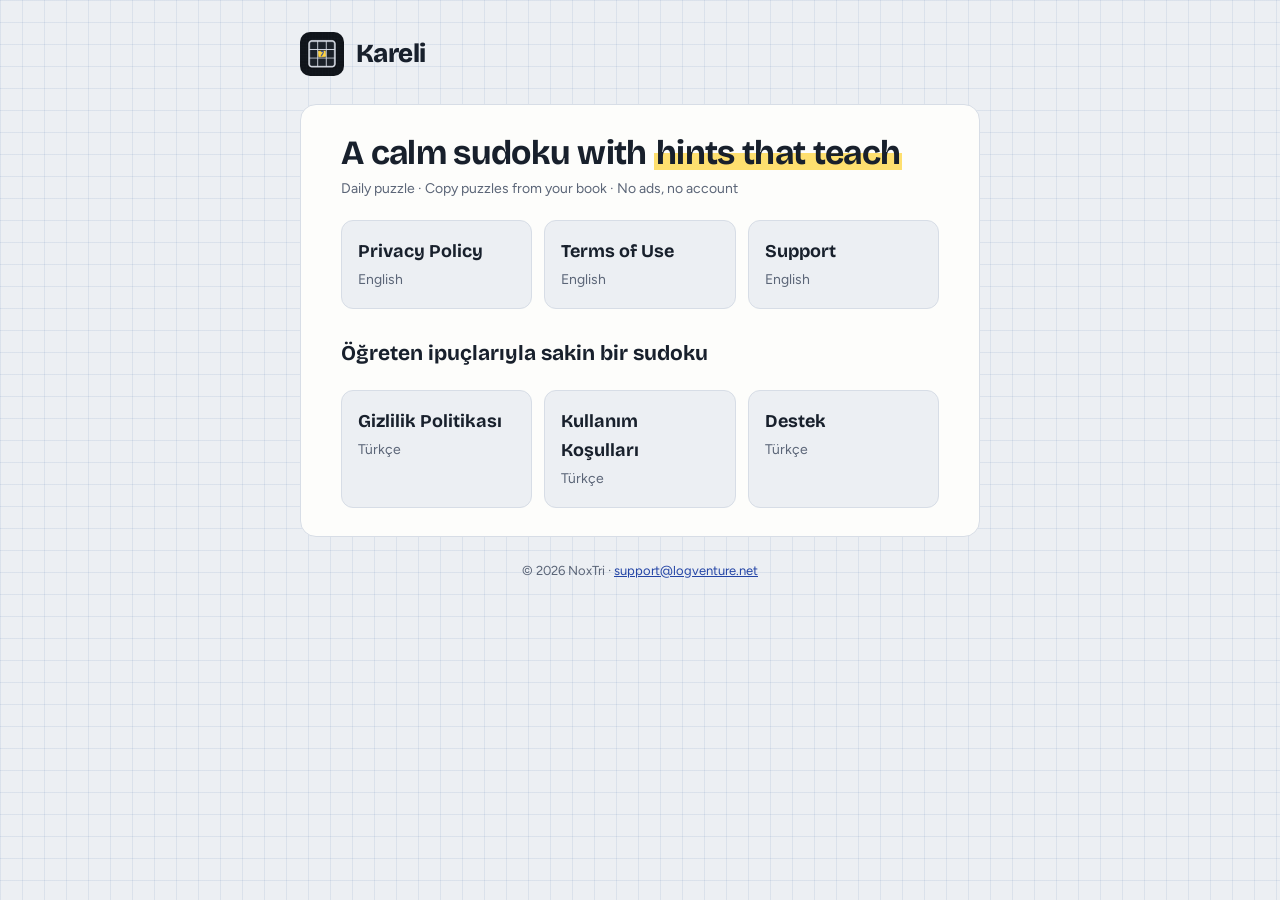
<file: index.html>
<!doctype html>
<html lang="en">
<head>
<meta charset="utf-8">
<meta name="viewport" content="width=device-width, initial-scale=1">
<title>Kareli Sudoku</title>
<meta name="description" content="A calm sudoku with hints that teach the technique. No ads, no account.">
<link rel="icon" href="icon.png">
<link rel="preconnect" href="https://fonts.googleapis.com">
<link rel="preconnect" href="https://fonts.gstatic.com" crossorigin>
<link rel="stylesheet" href="https://fonts.googleapis.com/css2?family=Bricolage+Grotesque:opsz,wght@12..96,700..800&family=Figtree:wght@400..700&display=swap">
<link rel="stylesheet" href="style.css">
</head>
<body>
<div class="wrap">
  <header>
    <a class="brand" href="./"><img src="icon.png" alt=""><b>Kareli</b></a>
  </header>
  <main>
    <h1>A calm sudoku with <mark>hints that teach</mark></h1>
    <p class="meta">Daily puzzle · Copy puzzles from your book · No ads, no account</p>
    <div class="cards">
      <a href="en/privacy.html"><b>Privacy Policy</b><span>English</span></a>
      <a href="en/terms.html"><b>Terms of Use</b><span>English</span></a>
      <a href="en/support.html"><b>Support</b><span>English</span></a>
    </div>
    <h2 lang="tr">Öğreten ipuçlarıyla sakin bir sudoku</h2>
    <div class="cards" lang="tr">
      <a href="tr/privacy.html"><b>Gizlilik Politikası</b><span>Türkçe</span></a>
      <a href="tr/terms.html"><b>Kullanım Koşulları</b><span>Türkçe</span></a>
      <a href="tr/support.html"><b>Destek</b><span>Türkçe</span></a>
    </div>
  </main>
  <footer>© 2026 NoxTri · <a href="mailto:support@logventure.net">support@logventure.net</a></footer>
</div>
</body>
</html>
</file>
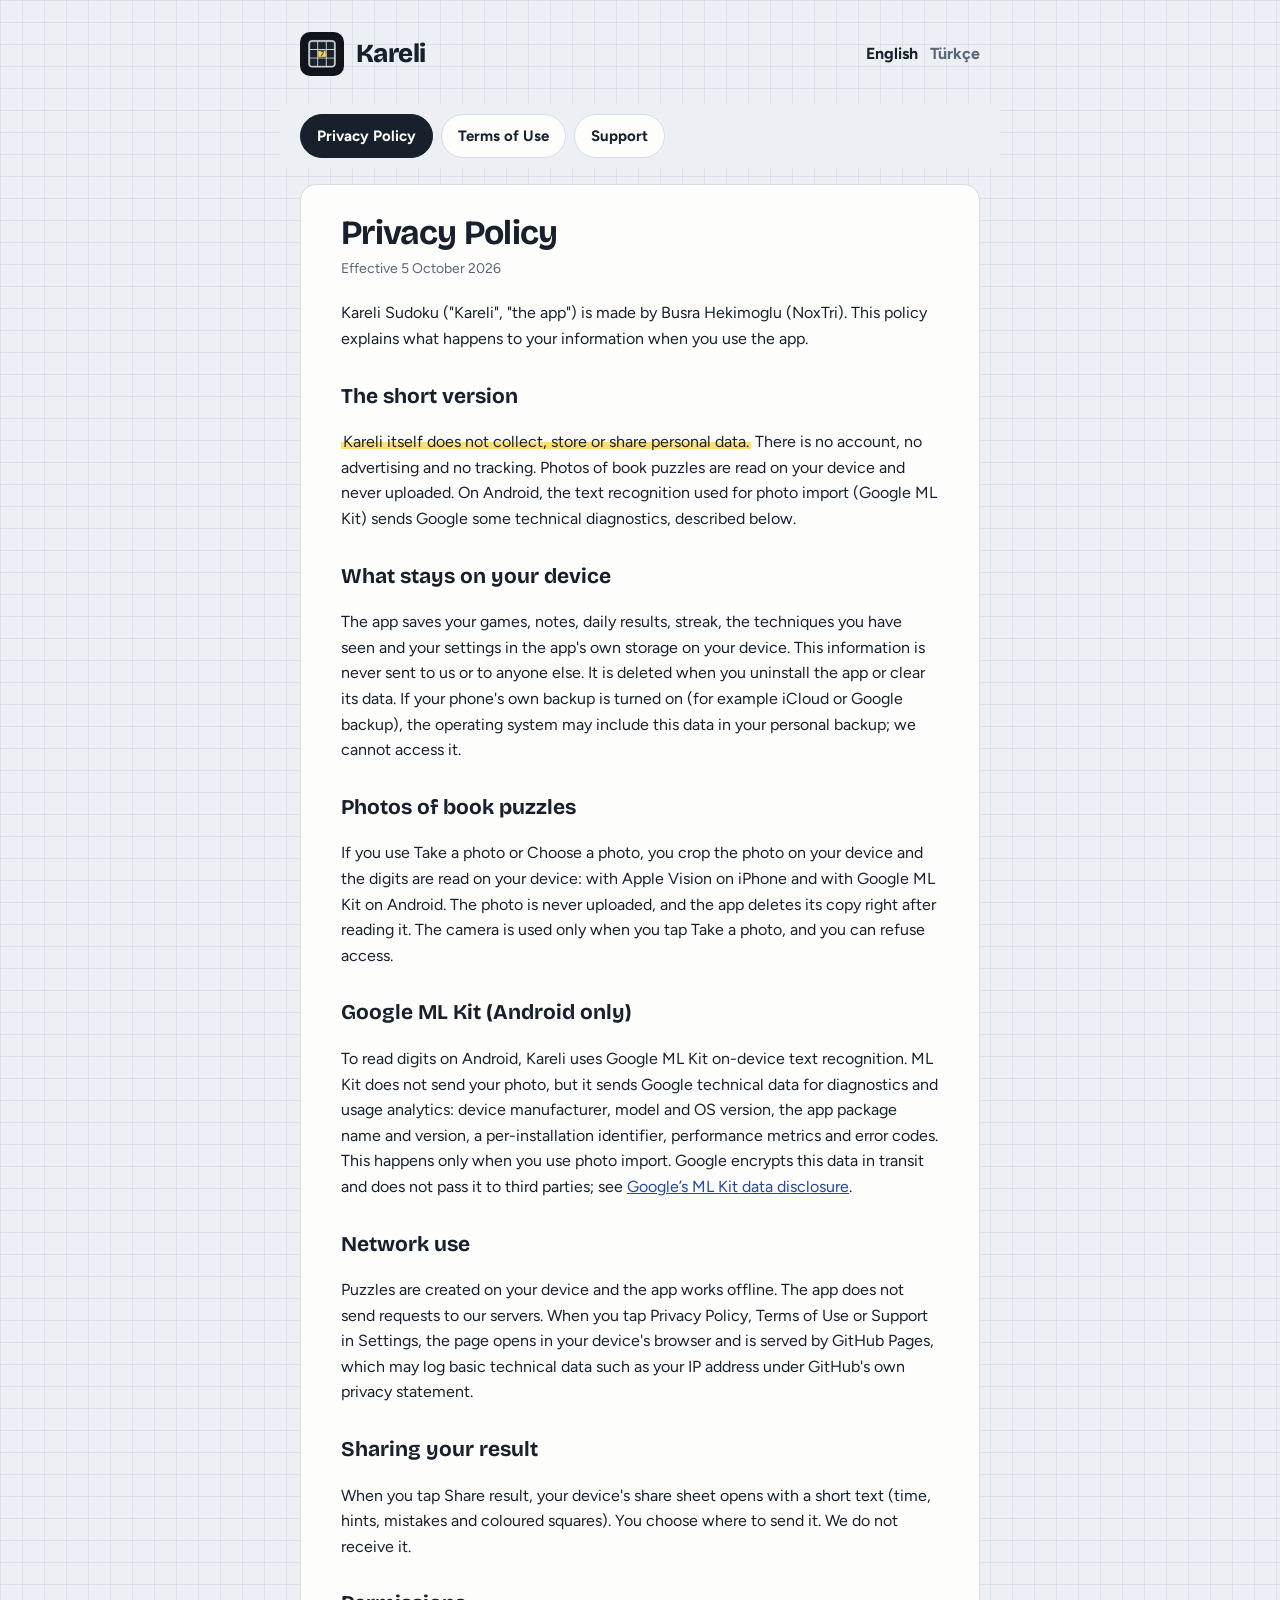
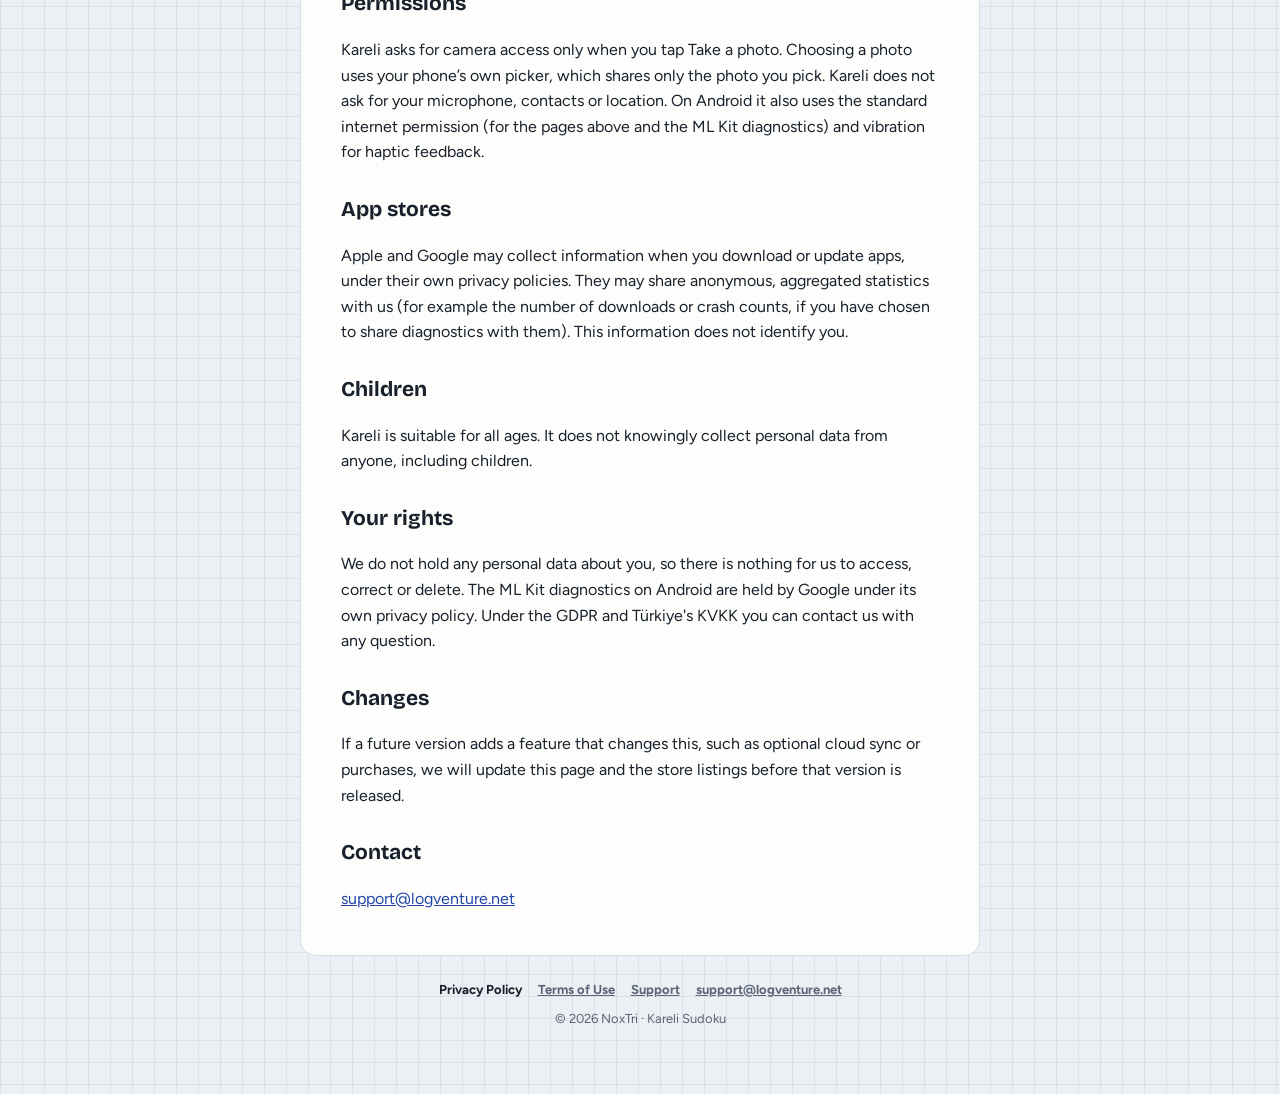
<file: en/privacy.html>
<!doctype html>
<html lang="en">
<head>
<meta charset="utf-8">
<meta name="viewport" content="width=device-width, initial-scale=1">
<title>Privacy Policy · Kareli Sudoku</title>
<link rel="icon" href="../icon.png">
<link rel="preconnect" href="https://fonts.googleapis.com">
<link rel="preconnect" href="https://fonts.gstatic.com" crossorigin>
<link rel="stylesheet" href="https://fonts.googleapis.com/css2?family=Bricolage+Grotesque:opsz,wght@12..96,700..800&family=Figtree:wght@400..700&display=swap">
<link rel="stylesheet" href="../style.css">
</head>
<body>
<div class="wrap">
  <header>
    <a class="brand" href="../"><img src="../icon.png" alt=""><b>Kareli</b></a>
    <nav class="lang"><a href="../en/privacy.html" aria-current="page">English</a><a href="../tr/privacy.html">Türkçe</a></nav>
  </header>
  <nav class="pages" aria-label="Pages"><a href="privacy.html" aria-current="page">Privacy Policy</a><a href="terms.html">Terms of Use</a><a href="support.html">Support</a></nav>
  <main>
<h1>Privacy Policy</h1>
<p class="meta">Effective 5 October 2026</p>
<p>Kareli Sudoku ("Kareli", "the app") is made by Busra Hekimoglu (NoxTri). This policy explains what happens to your information when you use the app.</p>
<h2>The short version</h2>
<p><mark>Kareli itself does not collect, store or share personal data.</mark> There is no account, no advertising and no tracking. Photos of book puzzles are read on your device and never uploaded. On Android, the text recognition used for photo import (Google ML Kit) sends Google some technical diagnostics, described below.</p>
<h2>What stays on your device</h2>
<p>The app saves your games, notes, daily results, streak, the techniques you have seen and your settings in the app's own storage on your device. This information is never sent to us or to anyone else. It is deleted when you uninstall the app or clear its data. If your phone's own backup is turned on (for example iCloud or Google backup), the operating system may include this data in your personal backup; we cannot access it.</p>
<h2>Photos of book puzzles</h2>
<p>If you use Take a photo or Choose a photo, you crop the photo on your device and the digits are read on your device: with Apple Vision on iPhone and with Google ML Kit on Android. The photo is never uploaded, and the app deletes its copy right after reading it. The camera is used only when you tap Take a photo, and you can refuse access.</p>
<h2>Google ML Kit (Android only)</h2>
<p>To read digits on Android, Kareli uses Google ML Kit on-device text recognition. ML Kit does not send your photo, but it sends Google technical data for diagnostics and usage analytics: device manufacturer, model and OS version, the app package name and version, a per-installation identifier, performance metrics and error codes. This happens only when you use photo import. Google encrypts this data in transit and does not pass it to third parties; see <a href="https://developers.google.com/ml-kit/android-data-disclosure">Google’s ML Kit data disclosure</a>.</p>
<h2>Network use</h2>
<p>Puzzles are created on your device and the app works offline. The app does not send requests to our servers. When you tap Privacy Policy, Terms of Use or Support in Settings, the page opens in your device's browser and is served by GitHub Pages, which may log basic technical data such as your IP address under GitHub's own privacy statement.</p>
<h2>Sharing your result</h2>
<p>When you tap Share result, your device's share sheet opens with a short text (time, hints, mistakes and coloured squares). You choose where to send it. We do not receive it.</p>
<h2>Permissions</h2>
<p>Kareli asks for camera access only when you tap Take a photo. Choosing a photo uses your phone’s own picker, which shares only the photo you pick. Kareli does not ask for your microphone, contacts or location. On Android it also uses the standard internet permission (for the pages above and the ML Kit diagnostics) and vibration for haptic feedback.</p>
<h2>App stores</h2>
<p>Apple and Google may collect information when you download or update apps, under their own privacy policies. They may share anonymous, aggregated statistics with us (for example the number of downloads or crash counts, if you have chosen to share diagnostics with them). This information does not identify you.</p>
<h2>Children</h2>
<p>Kareli is suitable for all ages. It does not knowingly collect personal data from anyone, including children.</p>
<h2>Your rights</h2>
<p>We do not hold any personal data about you, so there is nothing for us to access, correct or delete. The ML Kit diagnostics on Android are held by Google under its own privacy policy. Under the GDPR and Türkiye's KVKK you can contact us with any question.</p>
<h2>Changes</h2>
<p>If a future version adds a feature that changes this, such as optional cloud sync or purchases, we will update this page and the store listings before that version is released.</p>
<h2>Contact</h2>
<p><a href="mailto:support@logventure.net">support@logventure.net</a></p>
  </main>
  <footer>
    <nav class="foot-links"><a href="privacy.html" aria-current="page">Privacy Policy</a><a href="terms.html">Terms of Use</a><a href="support.html">Support</a><a href="mailto:support@logventure.net">support@logventure.net</a></nav>
    © 2026 NoxTri · Kareli Sudoku
  </footer>
</div>
</body>
</html>
</file>
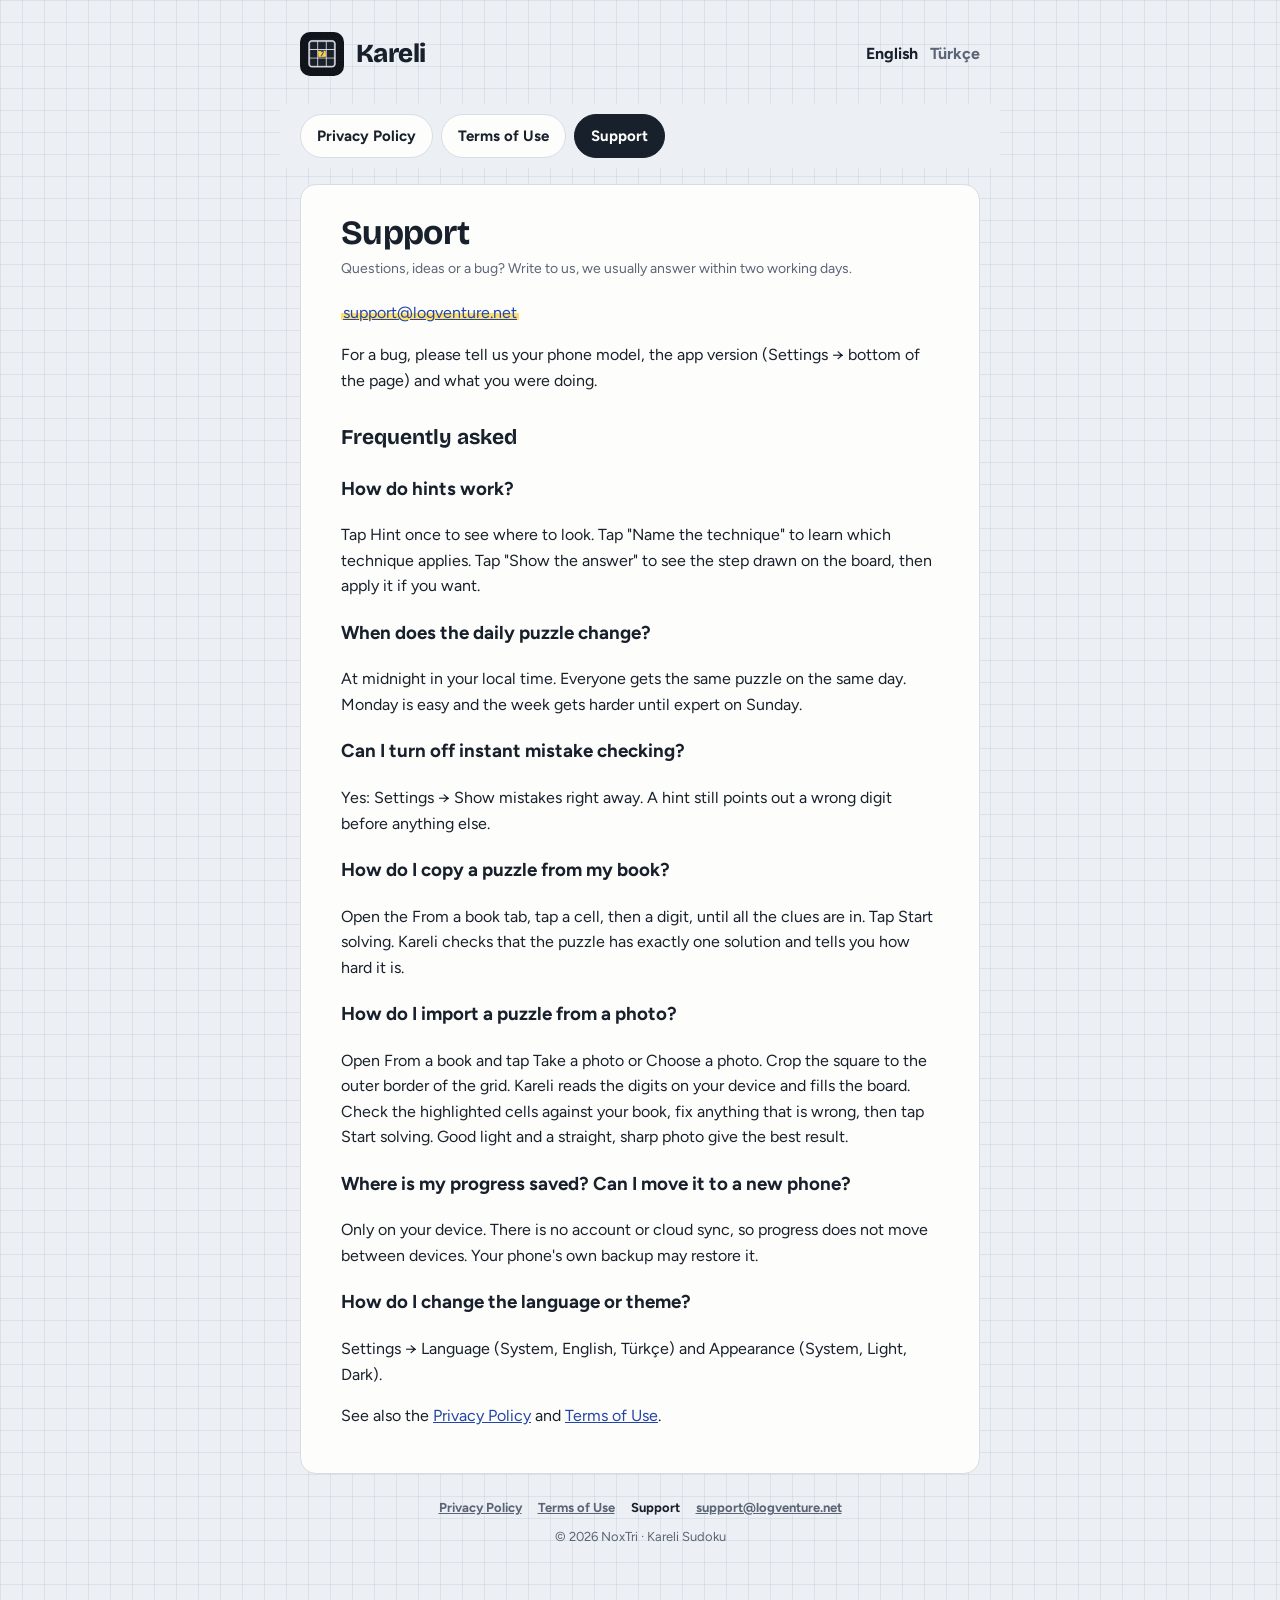
<file: en/support.html>
<!doctype html>
<html lang="en">
<head>
<meta charset="utf-8">
<meta name="viewport" content="width=device-width, initial-scale=1">
<title>Support · Kareli Sudoku</title>
<link rel="icon" href="../icon.png">
<link rel="preconnect" href="https://fonts.googleapis.com">
<link rel="preconnect" href="https://fonts.gstatic.com" crossorigin>
<link rel="stylesheet" href="https://fonts.googleapis.com/css2?family=Bricolage+Grotesque:opsz,wght@12..96,700..800&family=Figtree:wght@400..700&display=swap">
<link rel="stylesheet" href="../style.css">
</head>
<body>
<div class="wrap">
  <header>
    <a class="brand" href="../"><img src="../icon.png" alt=""><b>Kareli</b></a>
    <nav class="lang"><a href="../en/support.html" aria-current="page">English</a><a href="../tr/support.html">Türkçe</a></nav>
  </header>
  <nav class="pages" aria-label="Pages"><a href="privacy.html">Privacy Policy</a><a href="terms.html">Terms of Use</a><a href="support.html" aria-current="page">Support</a></nav>
  <main>
<h1>Support</h1>
<p class="meta">Questions, ideas or a bug? Write to us, we usually answer within two working days.</p>
<p><mark><a href="mailto:support@logventure.net">support@logventure.net</a></mark></p>
<p>For a bug, please tell us your phone model, the app version (Settings → bottom of the page) and what you were doing.</p>
<h2>Frequently asked</h2>
<h3>How do hints work?</h3>
<p>Tap Hint once to see where to look. Tap "Name the technique" to learn which technique applies. Tap "Show the answer" to see the step drawn on the board, then apply it if you want.</p>
<h3>When does the daily puzzle change?</h3>
<p>At midnight in your local time. Everyone gets the same puzzle on the same day. Monday is easy and the week gets harder until expert on Sunday.</p>
<h3>Can I turn off instant mistake checking?</h3>
<p>Yes: Settings → Show mistakes right away. A hint still points out a wrong digit before anything else.</p>
<h3>How do I copy a puzzle from my book?</h3>
<p>Open the From a book tab, tap a cell, then a digit, until all the clues are in. Tap Start solving. Kareli checks that the puzzle has exactly one solution and tells you how hard it is.</p>
<h3>How do I import a puzzle from a photo?</h3>
<p>Open From a book and tap Take a photo or Choose a photo. Crop the square to the outer border of the grid. Kareli reads the digits on your device and fills the board. Check the highlighted cells against your book, fix anything that is wrong, then tap Start solving. Good light and a straight, sharp photo give the best result.</p>
<h3>Where is my progress saved? Can I move it to a new phone?</h3>
<p>Only on your device. There is no account or cloud sync, so progress does not move between devices. Your phone's own backup may restore it.</p>
<h3>How do I change the language or theme?</h3>
<p>Settings → Language (System, English, Türkçe) and Appearance (System, Light, Dark).</p>
<p>See also the <a href="privacy.html">Privacy Policy</a> and <a href="terms.html">Terms of Use</a>.</p>
  </main>
  <footer>
    <nav class="foot-links"><a href="privacy.html">Privacy Policy</a><a href="terms.html">Terms of Use</a><a href="support.html" aria-current="page">Support</a><a href="mailto:support@logventure.net">support@logventure.net</a></nav>
    © 2026 NoxTri · Kareli Sudoku
  </footer>
</div>
</body>
</html>
</file>
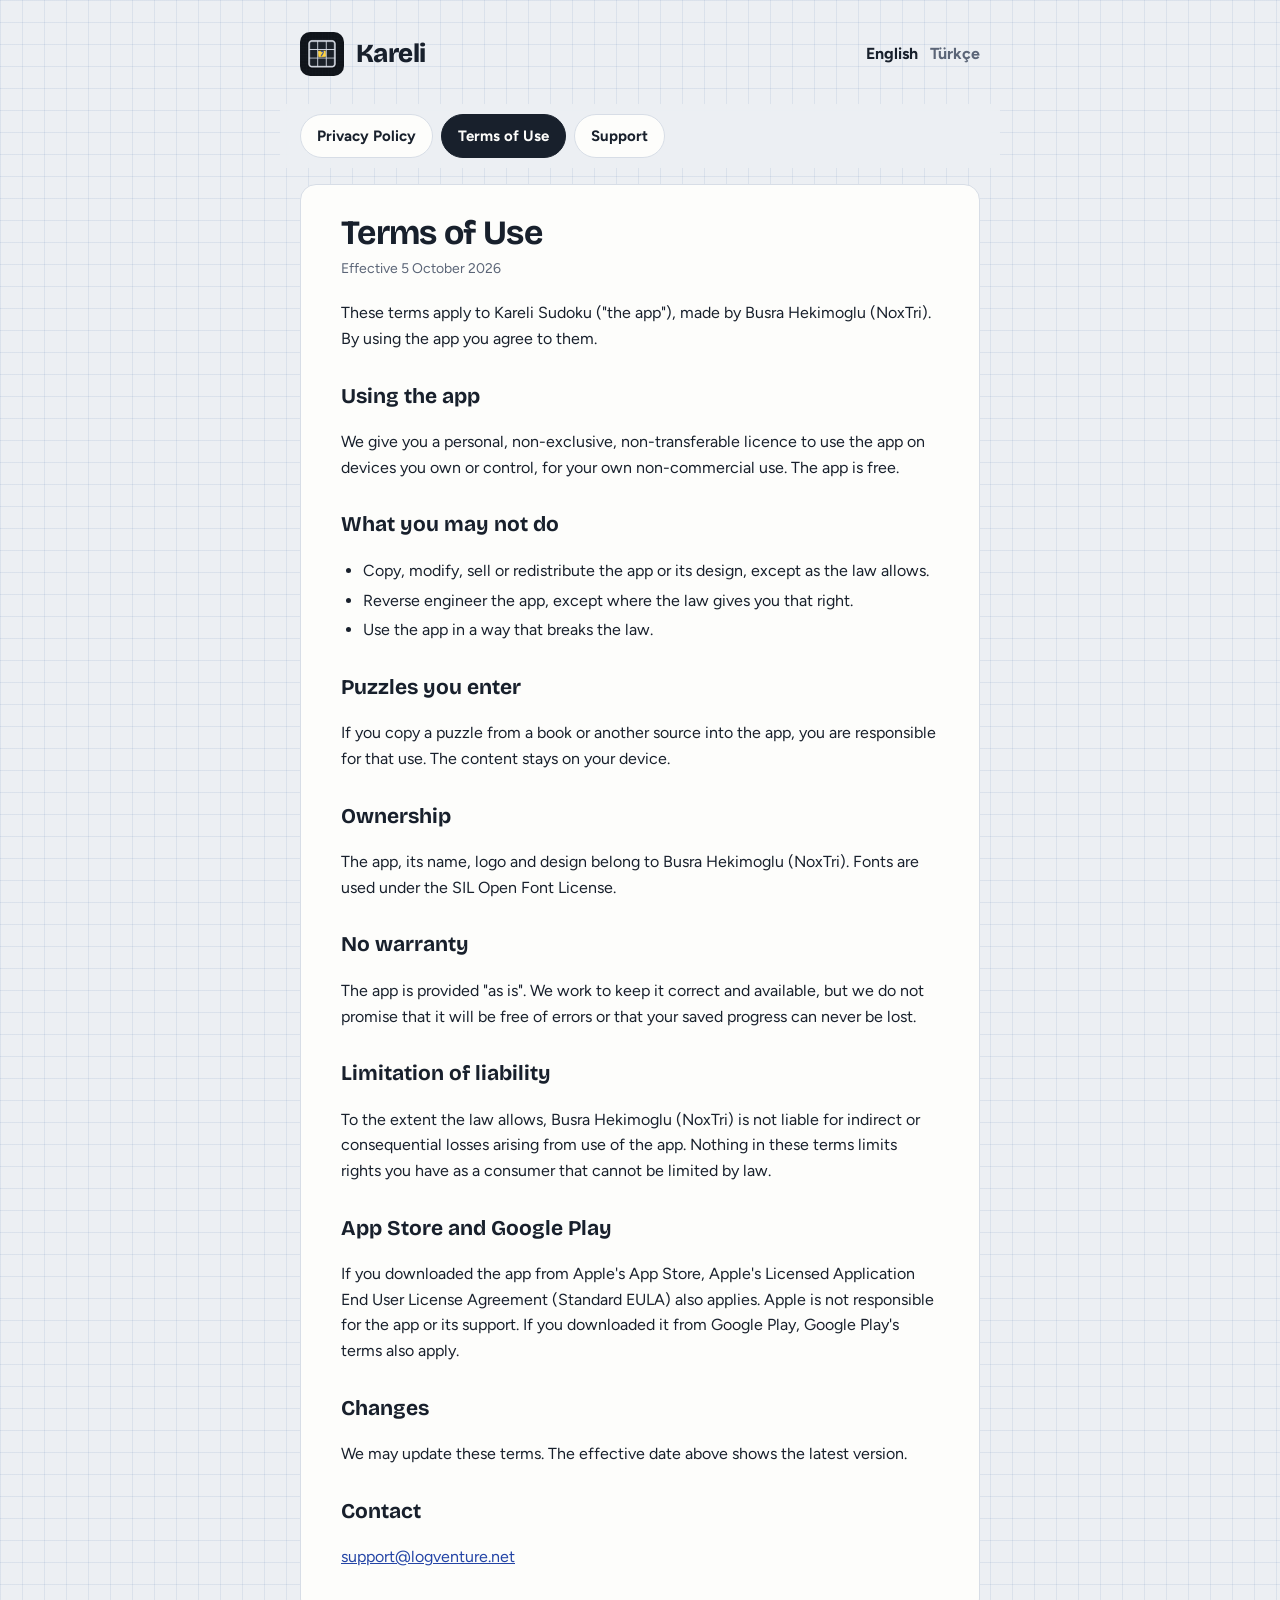
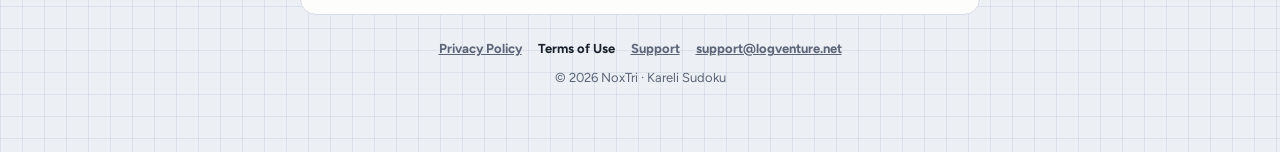
<file: en/terms.html>
<!doctype html>
<html lang="en">
<head>
<meta charset="utf-8">
<meta name="viewport" content="width=device-width, initial-scale=1">
<title>Terms of Use · Kareli Sudoku</title>
<link rel="icon" href="../icon.png">
<link rel="preconnect" href="https://fonts.googleapis.com">
<link rel="preconnect" href="https://fonts.gstatic.com" crossorigin>
<link rel="stylesheet" href="https://fonts.googleapis.com/css2?family=Bricolage+Grotesque:opsz,wght@12..96,700..800&family=Figtree:wght@400..700&display=swap">
<link rel="stylesheet" href="../style.css">
</head>
<body>
<div class="wrap">
  <header>
    <a class="brand" href="../"><img src="../icon.png" alt=""><b>Kareli</b></a>
    <nav class="lang"><a href="../en/terms.html" aria-current="page">English</a><a href="../tr/terms.html">Türkçe</a></nav>
  </header>
  <nav class="pages" aria-label="Pages"><a href="privacy.html">Privacy Policy</a><a href="terms.html" aria-current="page">Terms of Use</a><a href="support.html">Support</a></nav>
  <main>
<h1>Terms of Use</h1>
<p class="meta">Effective 5 October 2026</p>
<p>These terms apply to Kareli Sudoku ("the app"), made by Busra Hekimoglu (NoxTri). By using the app you agree to them.</p>
<h2>Using the app</h2>
<p>We give you a personal, non-exclusive, non-transferable licence to use the app on devices you own or control, for your own non-commercial use. The app is free.</p>
<h2>What you may not do</h2>
<ul>
<li>Copy, modify, sell or redistribute the app or its design, except as the law allows.</li>
<li>Reverse engineer the app, except where the law gives you that right.</li>
<li>Use the app in a way that breaks the law.</li>
</ul>
<h2>Puzzles you enter</h2>
<p>If you copy a puzzle from a book or another source into the app, you are responsible for that use. The content stays on your device.</p>
<h2>Ownership</h2>
<p>The app, its name, logo and design belong to Busra Hekimoglu (NoxTri). Fonts are used under the SIL Open Font License.</p>
<h2>No warranty</h2>
<p>The app is provided "as is". We work to keep it correct and available, but we do not promise that it will be free of errors or that your saved progress can never be lost.</p>
<h2>Limitation of liability</h2>
<p>To the extent the law allows, Busra Hekimoglu (NoxTri) is not liable for indirect or consequential losses arising from use of the app. Nothing in these terms limits rights you have as a consumer that cannot be limited by law.</p>
<h2>App Store and Google Play</h2>
<p>If you downloaded the app from Apple's App Store, Apple's Licensed Application End User License Agreement (Standard EULA) also applies. Apple is not responsible for the app or its support. If you downloaded it from Google Play, Google Play's terms also apply.</p>
<h2>Changes</h2>
<p>We may update these terms. The effective date above shows the latest version.</p>
<h2>Contact</h2>
<p><a href="mailto:support@logventure.net">support@logventure.net</a></p>
  </main>
  <footer>
    <nav class="foot-links"><a href="privacy.html">Privacy Policy</a><a href="terms.html" aria-current="page">Terms of Use</a><a href="support.html">Support</a><a href="mailto:support@logventure.net">support@logventure.net</a></nav>
    © 2026 NoxTri · Kareli Sudoku
  </footer>
</div>
</body>
</html>
</file>
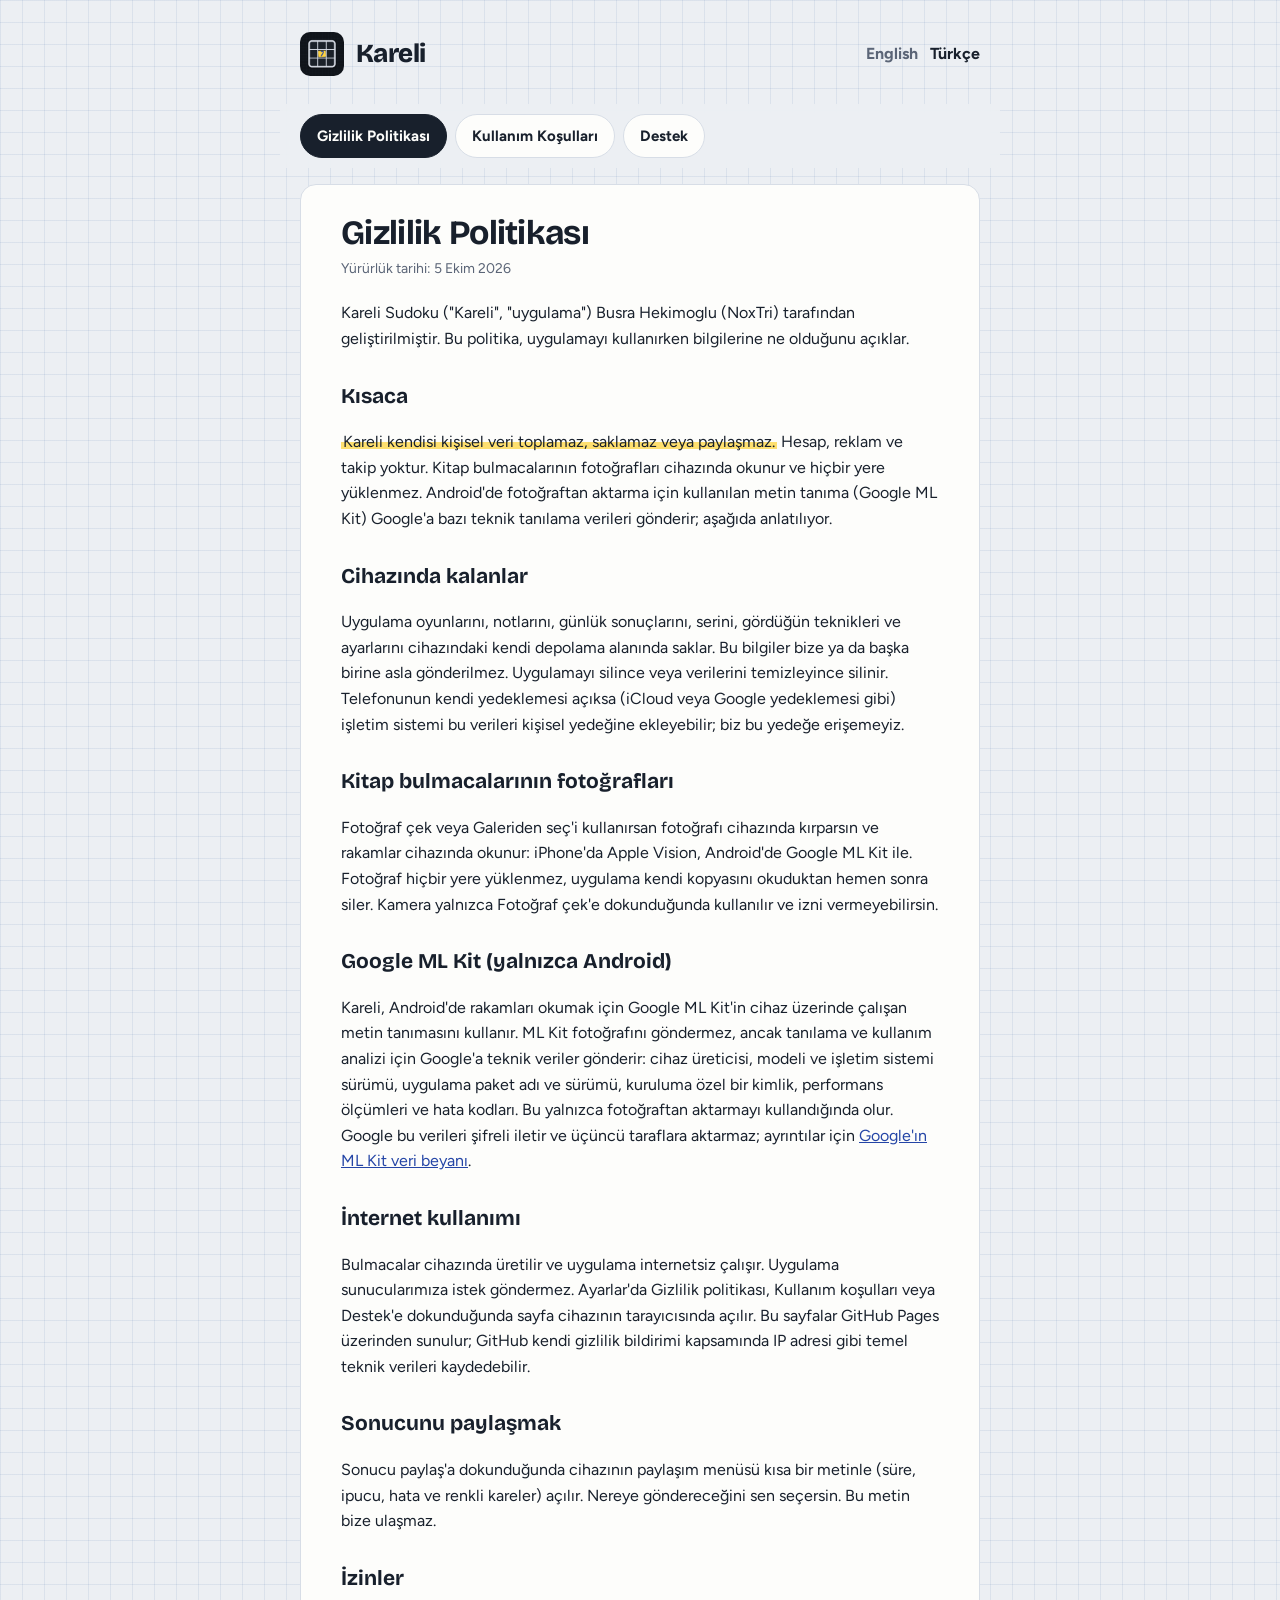
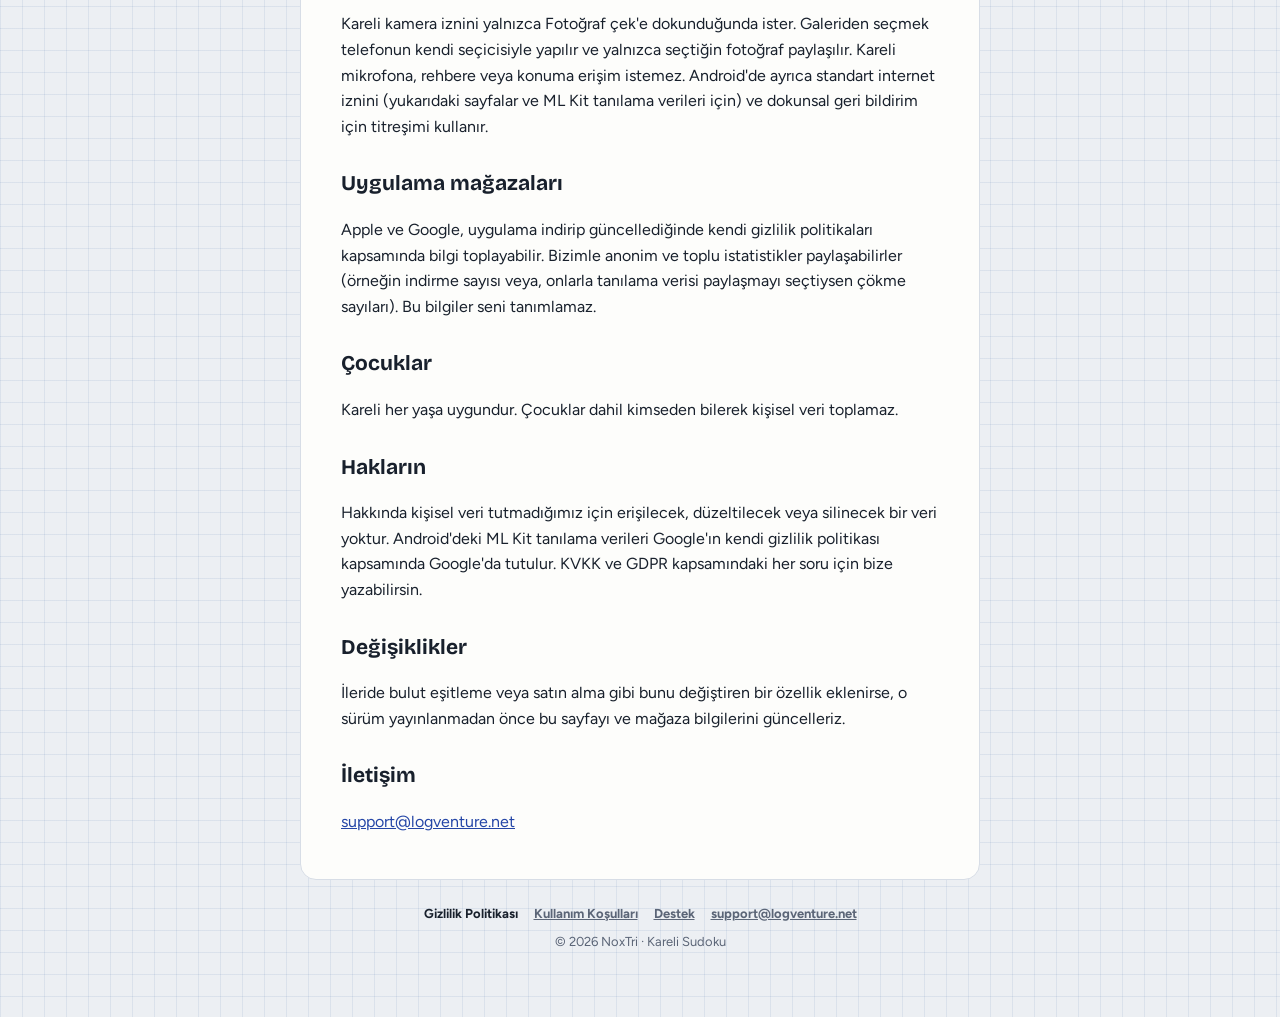
<file: tr/privacy.html>
<!doctype html>
<html lang="tr">
<head>
<meta charset="utf-8">
<meta name="viewport" content="width=device-width, initial-scale=1">
<title>Gizlilik Politikası · Kareli Sudoku</title>
<link rel="icon" href="../icon.png">
<link rel="preconnect" href="https://fonts.googleapis.com">
<link rel="preconnect" href="https://fonts.gstatic.com" crossorigin>
<link rel="stylesheet" href="https://fonts.googleapis.com/css2?family=Bricolage+Grotesque:opsz,wght@12..96,700..800&family=Figtree:wght@400..700&display=swap">
<link rel="stylesheet" href="../style.css">
</head>
<body>
<div class="wrap">
  <header>
    <a class="brand" href="../"><img src="../icon.png" alt=""><b>Kareli</b></a>
    <nav class="lang"><a href="../en/privacy.html">English</a><a href="../tr/privacy.html" aria-current="page">Türkçe</a></nav>
  </header>
  <nav class="pages" aria-label="Sayfalar"><a href="privacy.html" aria-current="page">Gizlilik Politikası</a><a href="terms.html">Kullanım Koşulları</a><a href="support.html">Destek</a></nav>
  <main>
<h1>Gizlilik Politikası</h1>
<p class="meta">Yürürlük tarihi: 5 Ekim 2026</p>
<p>Kareli Sudoku ("Kareli", "uygulama") Busra Hekimoglu (NoxTri) tarafından geliştirilmiştir. Bu politika, uygulamayı kullanırken bilgilerine ne olduğunu açıklar.</p>
<h2>Kısaca</h2>
<p><mark>Kareli kendisi kişisel veri toplamaz, saklamaz veya paylaşmaz.</mark> Hesap, reklam ve takip yoktur. Kitap bulmacalarının fotoğrafları cihazında okunur ve hiçbir yere yüklenmez. Android'de fotoğraftan aktarma için kullanılan metin tanıma (Google ML Kit) Google'a bazı teknik tanılama verileri gönderir; aşağıda anlatılıyor.</p>
<h2>Cihazında kalanlar</h2>
<p>Uygulama oyunlarını, notlarını, günlük sonuçlarını, serini, gördüğün teknikleri ve ayarlarını cihazındaki kendi depolama alanında saklar. Bu bilgiler bize ya da başka birine asla gönderilmez. Uygulamayı silince veya verilerini temizleyince silinir. Telefonunun kendi yedeklemesi açıksa (iCloud veya Google yedeklemesi gibi) işletim sistemi bu verileri kişisel yedeğine ekleyebilir; biz bu yedeğe erişemeyiz.</p>
<h2>Kitap bulmacalarının fotoğrafları</h2>
<p>Fotoğraf çek veya Galeriden seç'i kullanırsan fotoğrafı cihazında kırparsın ve rakamlar cihazında okunur: iPhone'da Apple Vision, Android'de Google ML Kit ile. Fotoğraf hiçbir yere yüklenmez, uygulama kendi kopyasını okuduktan hemen sonra siler. Kamera yalnızca Fotoğraf çek'e dokunduğunda kullanılır ve izni vermeyebilirsin.</p>
<h2>Google ML Kit (yalnızca Android)</h2>
<p>Kareli, Android'de rakamları okumak için Google ML Kit'in cihaz üzerinde çalışan metin tanımasını kullanır. ML Kit fotoğrafını göndermez, ancak tanılama ve kullanım analizi için Google'a teknik veriler gönderir: cihaz üreticisi, modeli ve işletim sistemi sürümü, uygulama paket adı ve sürümü, kuruluma özel bir kimlik, performans ölçümleri ve hata kodları. Bu yalnızca fotoğraftan aktarmayı kullandığında olur. Google bu verileri şifreli iletir ve üçüncü taraflara aktarmaz; ayrıntılar için <a href="https://developers.google.com/ml-kit/android-data-disclosure">Google'ın ML Kit veri beyanı</a>.</p>
<h2>İnternet kullanımı</h2>
<p>Bulmacalar cihazında üretilir ve uygulama internetsiz çalışır. Uygulama sunucularımıza istek göndermez. Ayarlar'da Gizlilik politikası, Kullanım koşulları veya Destek'e dokunduğunda sayfa cihazının tarayıcısında açılır. Bu sayfalar GitHub Pages üzerinden sunulur; GitHub kendi gizlilik bildirimi kapsamında IP adresi gibi temel teknik verileri kaydedebilir.</p>
<h2>Sonucunu paylaşmak</h2>
<p>Sonucu paylaş'a dokunduğunda cihazının paylaşım menüsü kısa bir metinle (süre, ipucu, hata ve renkli kareler) açılır. Nereye göndereceğini sen seçersin. Bu metin bize ulaşmaz.</p>
<h2>İzinler</h2>
<p>Kareli kamera iznini yalnızca Fotoğraf çek'e dokunduğunda ister. Galeriden seçmek telefonun kendi seçicisiyle yapılır ve yalnızca seçtiğin fotoğraf paylaşılır. Kareli mikrofona, rehbere veya konuma erişim istemez. Android'de ayrıca standart internet iznini (yukarıdaki sayfalar ve ML Kit tanılama verileri için) ve dokunsal geri bildirim için titreşimi kullanır.</p>
<h2>Uygulama mağazaları</h2>
<p>Apple ve Google, uygulama indirip güncellediğinde kendi gizlilik politikaları kapsamında bilgi toplayabilir. Bizimle anonim ve toplu istatistikler paylaşabilirler (örneğin indirme sayısı veya, onlarla tanılama verisi paylaşmayı seçtiysen çökme sayıları). Bu bilgiler seni tanımlamaz.</p>
<h2>Çocuklar</h2>
<p>Kareli her yaşa uygundur. Çocuklar dahil kimseden bilerek kişisel veri toplamaz.</p>
<h2>Hakların</h2>
<p>Hakkında kişisel veri tutmadığımız için erişilecek, düzeltilecek veya silinecek bir veri yoktur. Android'deki ML Kit tanılama verileri Google'ın kendi gizlilik politikası kapsamında Google'da tutulur. KVKK ve GDPR kapsamındaki her soru için bize yazabilirsin.</p>
<h2>Değişiklikler</h2>
<p>İleride bulut eşitleme veya satın alma gibi bunu değiştiren bir özellik eklenirse, o sürüm yayınlanmadan önce bu sayfayı ve mağaza bilgilerini güncelleriz.</p>
<h2>İletişim</h2>
<p><a href="mailto:support@logventure.net">support@logventure.net</a></p>
  </main>
  <footer>
    <nav class="foot-links"><a href="privacy.html" aria-current="page">Gizlilik Politikası</a><a href="terms.html">Kullanım Koşulları</a><a href="support.html">Destek</a><a href="mailto:support@logventure.net">support@logventure.net</a></nav>
    © 2026 NoxTri · Kareli Sudoku
  </footer>
</div>
</body>
</html>
</file>
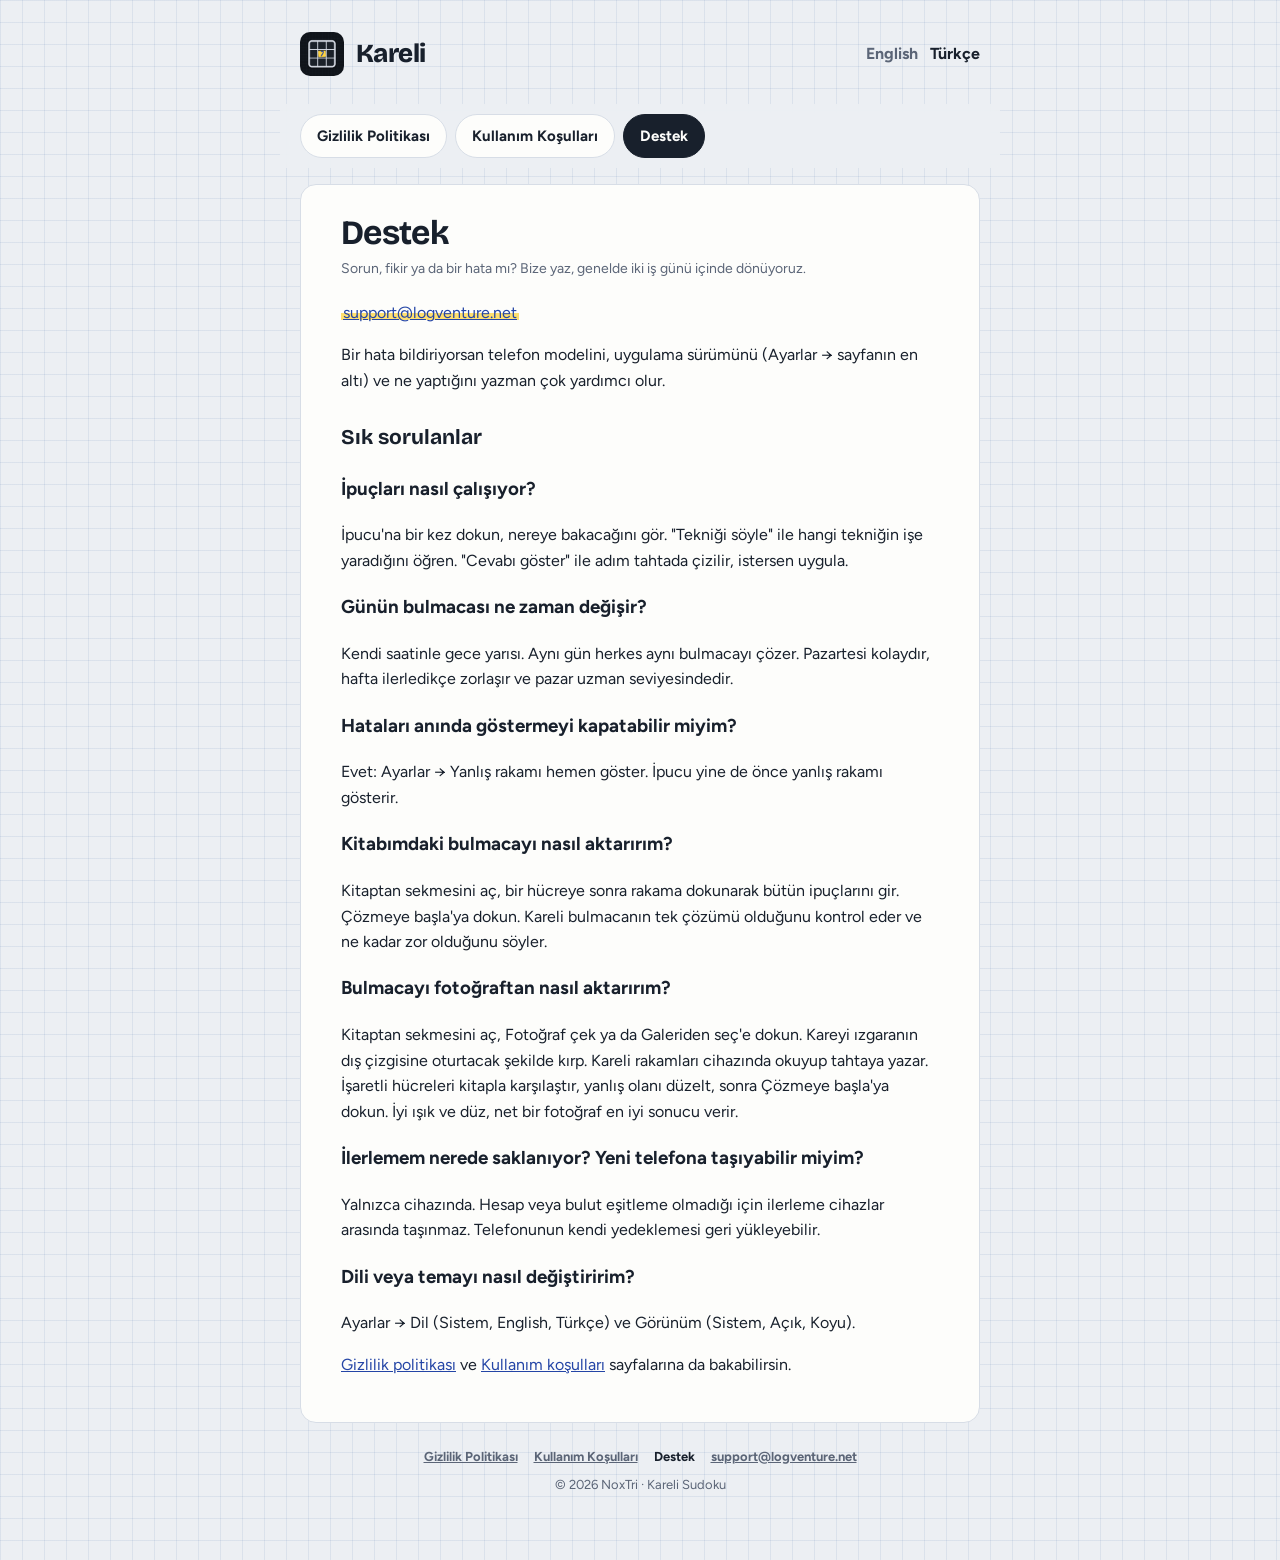
<file: tr/support.html>
<!doctype html>
<html lang="tr">
<head>
<meta charset="utf-8">
<meta name="viewport" content="width=device-width, initial-scale=1">
<title>Destek · Kareli Sudoku</title>
<link rel="icon" href="../icon.png">
<link rel="preconnect" href="https://fonts.googleapis.com">
<link rel="preconnect" href="https://fonts.gstatic.com" crossorigin>
<link rel="stylesheet" href="https://fonts.googleapis.com/css2?family=Bricolage+Grotesque:opsz,wght@12..96,700..800&family=Figtree:wght@400..700&display=swap">
<link rel="stylesheet" href="../style.css">
</head>
<body>
<div class="wrap">
  <header>
    <a class="brand" href="../"><img src="../icon.png" alt=""><b>Kareli</b></a>
    <nav class="lang"><a href="../en/support.html">English</a><a href="../tr/support.html" aria-current="page">Türkçe</a></nav>
  </header>
  <nav class="pages" aria-label="Sayfalar"><a href="privacy.html">Gizlilik Politikası</a><a href="terms.html">Kullanım Koşulları</a><a href="support.html" aria-current="page">Destek</a></nav>
  <main>
<h1>Destek</h1>
<p class="meta">Sorun, fikir ya da bir hata mı? Bize yaz, genelde iki iş günü içinde dönüyoruz.</p>
<p><mark><a href="mailto:support@logventure.net">support@logventure.net</a></mark></p>
<p>Bir hata bildiriyorsan telefon modelini, uygulama sürümünü (Ayarlar → sayfanın en altı) ve ne yaptığını yazman çok yardımcı olur.</p>
<h2>Sık sorulanlar</h2>
<h3>İpuçları nasıl çalışıyor?</h3>
<p>İpucu'na bir kez dokun, nereye bakacağını gör. "Tekniği söyle" ile hangi tekniğin işe yaradığını öğren. "Cevabı göster" ile adım tahtada çizilir, istersen uygula.</p>
<h3>Günün bulmacası ne zaman değişir?</h3>
<p>Kendi saatinle gece yarısı. Aynı gün herkes aynı bulmacayı çözer. Pazartesi kolaydır, hafta ilerledikçe zorlaşır ve pazar uzman seviyesindedir.</p>
<h3>Hataları anında göstermeyi kapatabilir miyim?</h3>
<p>Evet: Ayarlar → Yanlış rakamı hemen göster. İpucu yine de önce yanlış rakamı gösterir.</p>
<h3>Kitabımdaki bulmacayı nasıl aktarırım?</h3>
<p>Kitaptan sekmesini aç, bir hücreye sonra rakama dokunarak bütün ipuçlarını gir. Çözmeye başla'ya dokun. Kareli bulmacanın tek çözümü olduğunu kontrol eder ve ne kadar zor olduğunu söyler.</p>
<h3>Bulmacayı fotoğraftan nasıl aktarırım?</h3>
<p>Kitaptan sekmesini aç, Fotoğraf çek ya da Galeriden seç'e dokun. Kareyi ızgaranın dış çizgisine oturtacak şekilde kırp. Kareli rakamları cihazında okuyup tahtaya yazar. İşaretli hücreleri kitapla karşılaştır, yanlış olanı düzelt, sonra Çözmeye başla'ya dokun. İyi ışık ve düz, net bir fotoğraf en iyi sonucu verir.</p>
<h3>İlerlemem nerede saklanıyor? Yeni telefona taşıyabilir miyim?</h3>
<p>Yalnızca cihazında. Hesap veya bulut eşitleme olmadığı için ilerleme cihazlar arasında taşınmaz. Telefonunun kendi yedeklemesi geri yükleyebilir.</p>
<h3>Dili veya temayı nasıl değiştiririm?</h3>
<p>Ayarlar → Dil (Sistem, English, Türkçe) ve Görünüm (Sistem, Açık, Koyu).</p>
<p><a href="privacy.html">Gizlilik politikası</a> ve <a href="terms.html">Kullanım koşulları</a> sayfalarına da bakabilirsin.</p>
  </main>
  <footer>
    <nav class="foot-links"><a href="privacy.html">Gizlilik Politikası</a><a href="terms.html">Kullanım Koşulları</a><a href="support.html" aria-current="page">Destek</a><a href="mailto:support@logventure.net">support@logventure.net</a></nav>
    © 2026 NoxTri · Kareli Sudoku
  </footer>
</div>
</body>
</html>
</file>
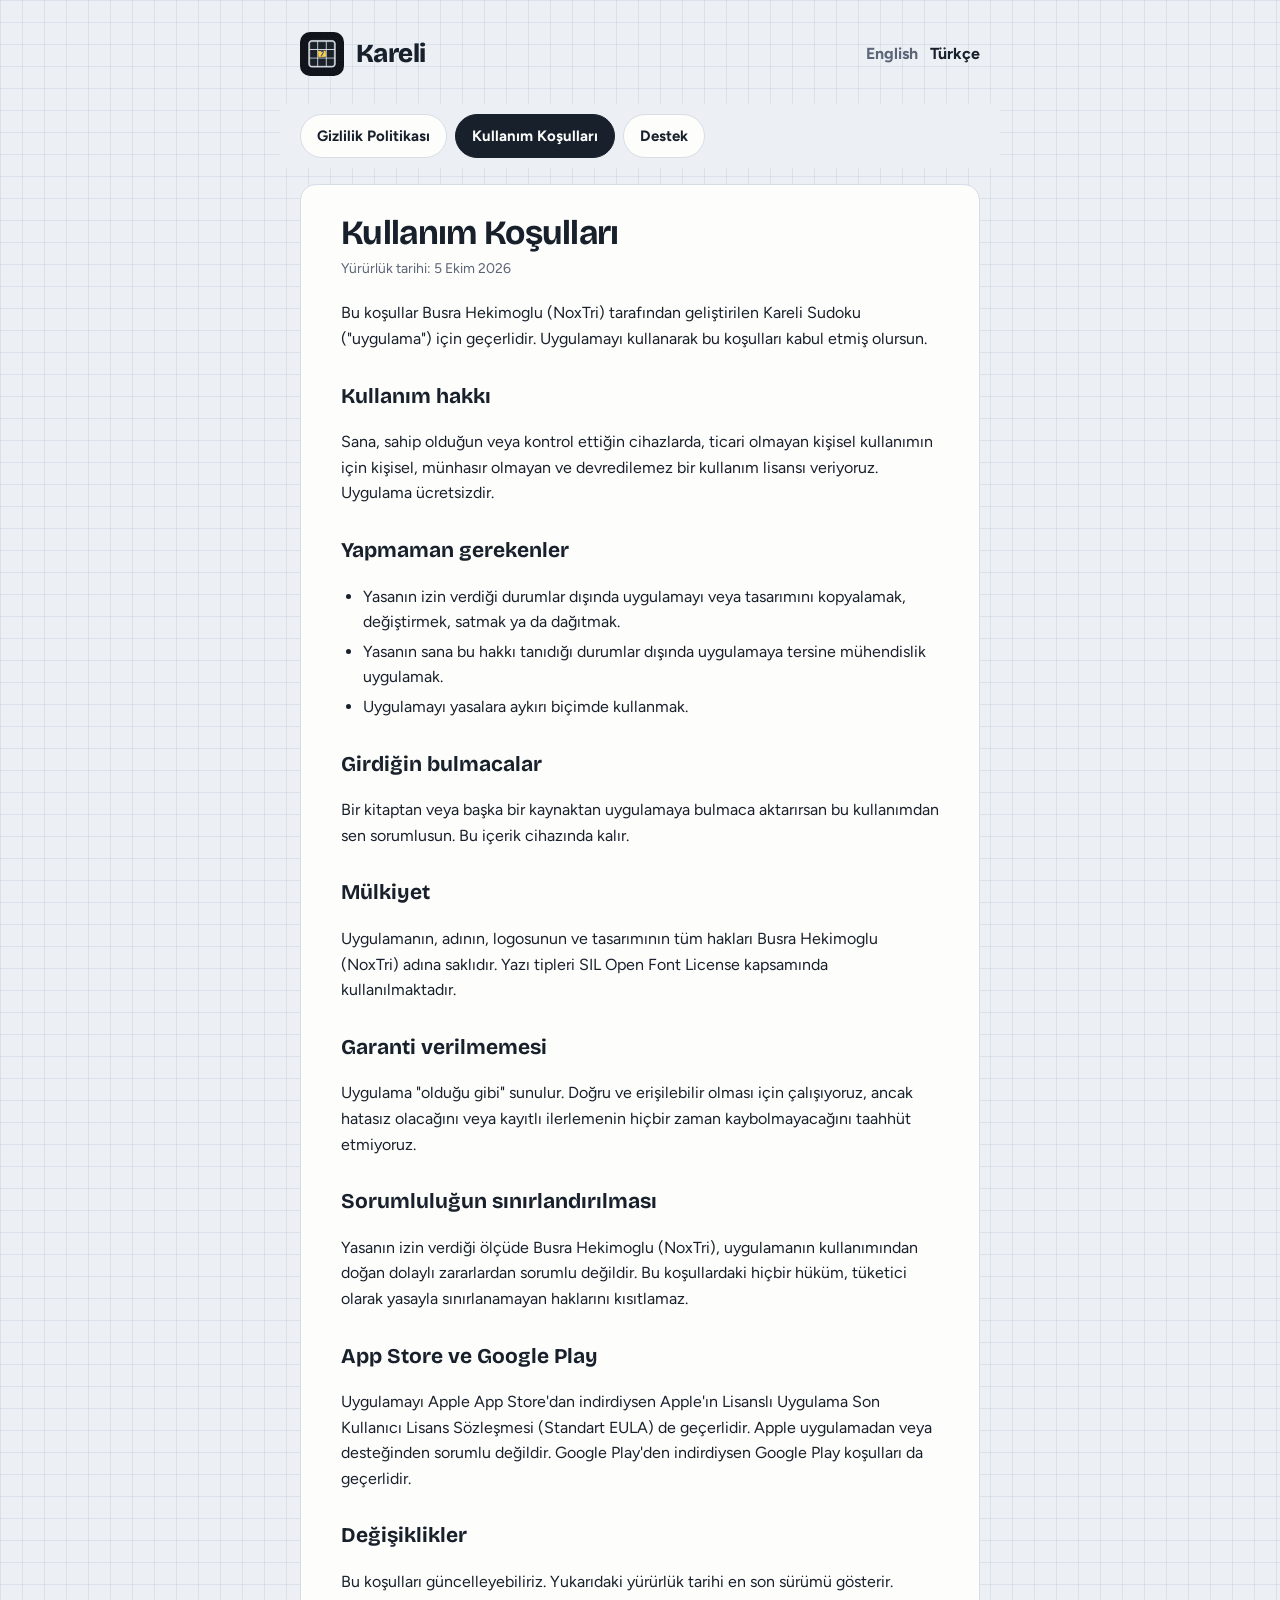
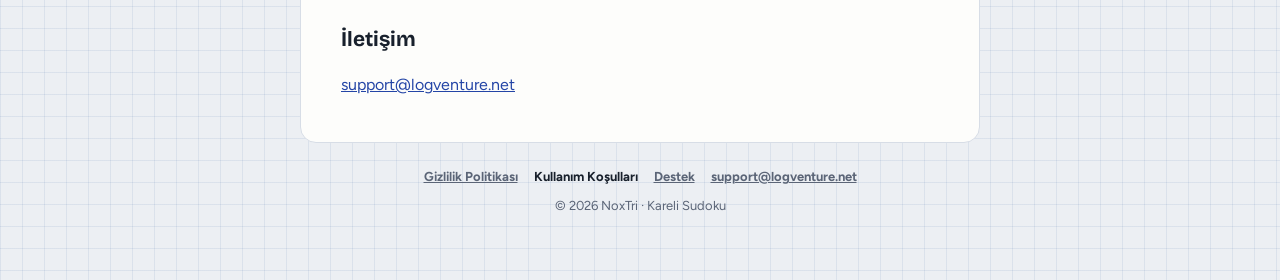
<file: tr/terms.html>
<!doctype html>
<html lang="tr">
<head>
<meta charset="utf-8">
<meta name="viewport" content="width=device-width, initial-scale=1">
<title>Kullanım Koşulları · Kareli Sudoku</title>
<link rel="icon" href="../icon.png">
<link rel="preconnect" href="https://fonts.googleapis.com">
<link rel="preconnect" href="https://fonts.gstatic.com" crossorigin>
<link rel="stylesheet" href="https://fonts.googleapis.com/css2?family=Bricolage+Grotesque:opsz,wght@12..96,700..800&family=Figtree:wght@400..700&display=swap">
<link rel="stylesheet" href="../style.css">
</head>
<body>
<div class="wrap">
  <header>
    <a class="brand" href="../"><img src="../icon.png" alt=""><b>Kareli</b></a>
    <nav class="lang"><a href="../en/terms.html">English</a><a href="../tr/terms.html" aria-current="page">Türkçe</a></nav>
  </header>
  <nav class="pages" aria-label="Sayfalar"><a href="privacy.html">Gizlilik Politikası</a><a href="terms.html" aria-current="page">Kullanım Koşulları</a><a href="support.html">Destek</a></nav>
  <main>
<h1>Kullanım Koşulları</h1>
<p class="meta">Yürürlük tarihi: 5 Ekim 2026</p>
<p>Bu koşullar Busra Hekimoglu (NoxTri) tarafından geliştirilen Kareli Sudoku ("uygulama") için geçerlidir. Uygulamayı kullanarak bu koşulları kabul etmiş olursun.</p>
<h2>Kullanım hakkı</h2>
<p>Sana, sahip olduğun veya kontrol ettiğin cihazlarda, ticari olmayan kişisel kullanımın için kişisel, münhasır olmayan ve devredilemez bir kullanım lisansı veriyoruz. Uygulama ücretsizdir.</p>
<h2>Yapmaman gerekenler</h2>
<ul>
<li>Yasanın izin verdiği durumlar dışında uygulamayı veya tasarımını kopyalamak, değiştirmek, satmak ya da dağıtmak.</li>
<li>Yasanın sana bu hakkı tanıdığı durumlar dışında uygulamaya tersine mühendislik uygulamak.</li>
<li>Uygulamayı yasalara aykırı biçimde kullanmak.</li>
</ul>
<h2>Girdiğin bulmacalar</h2>
<p>Bir kitaptan veya başka bir kaynaktan uygulamaya bulmaca aktarırsan bu kullanımdan sen sorumlusun. Bu içerik cihazında kalır.</p>
<h2>Mülkiyet</h2>
<p>Uygulamanın, adının, logosunun ve tasarımının tüm hakları Busra Hekimoglu (NoxTri) adına saklıdır. Yazı tipleri SIL Open Font License kapsamında kullanılmaktadır.</p>
<h2>Garanti verilmemesi</h2>
<p>Uygulama "olduğu gibi" sunulur. Doğru ve erişilebilir olması için çalışıyoruz, ancak hatasız olacağını veya kayıtlı ilerlemenin hiçbir zaman kaybolmayacağını taahhüt etmiyoruz.</p>
<h2>Sorumluluğun sınırlandırılması</h2>
<p>Yasanın izin verdiği ölçüde Busra Hekimoglu (NoxTri), uygulamanın kullanımından doğan dolaylı zararlardan sorumlu değildir. Bu koşullardaki hiçbir hüküm, tüketici olarak yasayla sınırlanamayan haklarını kısıtlamaz.</p>
<h2>App Store ve Google Play</h2>
<p>Uygulamayı Apple App Store'dan indirdiysen Apple'ın Lisanslı Uygulama Son Kullanıcı Lisans Sözleşmesi (Standart EULA) de geçerlidir. Apple uygulamadan veya desteğinden sorumlu değildir. Google Play'den indirdiysen Google Play koşulları da geçerlidir.</p>
<h2>Değişiklikler</h2>
<p>Bu koşulları güncelleyebiliriz. Yukarıdaki yürürlük tarihi en son sürümü gösterir.</p>
<h2>İletişim</h2>
<p><a href="mailto:support@logventure.net">support@logventure.net</a></p>
  </main>
  <footer>
    <nav class="foot-links"><a href="privacy.html">Gizlilik Politikası</a><a href="terms.html" aria-current="page">Kullanım Koşulları</a><a href="support.html">Destek</a><a href="mailto:support@logventure.net">support@logventure.net</a></nav>
    © 2026 NoxTri · Kareli Sudoku
  </footer>
</div>
</body>
</html>
</file>
<file: style.css>
:root {
  --bg: #eceff3;
  --grid: rgba(64, 104, 168, 0.10);
  --sheet: #fdfdfb;
  --ink: #18202c;
  --muted: #5b6577;
  --pen: #2445a6;
  --line: #d7dde6;
  --marker: rgba(255, 205, 25, 0.62);
  color-scheme: light;
}
@media (prefers-color-scheme: dark) {
  :root {
    --bg: #10141a;
    --grid: rgba(150, 180, 230, 0.05);
    --sheet: #171c24;
    --ink: #e6e9ef;
    --muted: #9aa3b2;
    --pen: #92b0ff;
    --line: #2a313c;
    --marker: rgba(255, 200, 40, 0.36);
    color-scheme: dark;
  }
}
* { box-sizing: border-box; }
body {
  margin: 0;
  background-color: var(--bg);
  background-image: linear-gradient(var(--grid) 1px, transparent 1px), linear-gradient(90deg, var(--grid) 1px, transparent 1px);
  background-size: 22px 22px;
  color: var(--ink);
  font: 16px/1.6 "Figtree", "Segoe UI", system-ui, sans-serif;
}
.wrap { max-width: 720px; margin: 0 auto; padding-inline: 20px; padding-block: 32px 64px; }
header { display: flex; align-items: center; justify-content: space-between; gap: 16px; margin-bottom: 28px; }
.brand { display: flex; align-items: center; gap: 12px; color: inherit; text-decoration: none; }
.brand img { width: 44px; height: 44px; border-radius: 10px; }
.brand b { font: 800 26px/1 "Bricolage Grotesque", system-ui, sans-serif; letter-spacing: -0.02em; }
.lang a { color: var(--muted); font-weight: 700; text-decoration: none; margin-left: 12px; }
.lang a[aria-current="page"] { color: var(--ink); }
main { background: var(--sheet); border: 1px solid var(--line); border-radius: 16px; padding: 28px clamp(20px, 5vw, 40px); }
h1, h2 { font-family: "Bricolage Grotesque", system-ui, sans-serif; text-wrap: balance; }
h1 { font-size: 34px; line-height: 1.15; margin: 0 0 6px; letter-spacing: -0.02em; }
h2 { font-size: 21px; margin: 28px 0 6px; }
.meta { color: var(--muted); font-size: 14px; margin: 0 0 20px; }
mark { background: linear-gradient(transparent 52%, var(--marker) 52%, var(--marker) 92%, transparent 92%); color: inherit; padding: 0 2px; }
a { color: var(--pen); }
ul { padding-left: 22px; }
li + li { margin-top: 4px; }
.cards { display: grid; grid-template-columns: repeat(auto-fit, minmax(190px, 1fr)); gap: 12px; margin-top: 20px; }
.cards a { display: block; padding: 16px; border: 1px solid var(--line); border-radius: 12px; text-decoration: none; color: var(--ink); background: var(--bg); }
.cards a b { display: block; font-family: "Bricolage Grotesque", system-ui, sans-serif; font-size: 18px; }
.cards a span { color: var(--muted); font-size: 14px; }
.pages {
  position: sticky; top: 0; z-index: 10;
  display: flex; flex-wrap: wrap; gap: 8px;
  margin: 0 -20px 16px; padding: 10px 20px;
  background: color-mix(in srgb, var(--bg) 88%, transparent);
  -webkit-backdrop-filter: blur(8px); backdrop-filter: blur(8px);
}
.pages a {
  padding: 9px 16px; border-radius: 999px; border: 1px solid var(--line); background: var(--sheet);
  color: var(--ink); text-decoration: none; font-weight: 700; font-size: 15px;
}
.pages a:hover { border-color: var(--muted); }
.pages a[aria-current="page"] { background: var(--ink); border-color: var(--ink); color: var(--sheet); }
.pages a:focus-visible, .foot-links a:focus-visible { outline: 2px solid var(--pen); outline-offset: 2px; }
footer { color: var(--muted); font-size: 13px; text-align: center; margin-top: 24px; }
.foot-links { display: flex; flex-wrap: wrap; justify-content: center; gap: 6px 16px; margin-bottom: 8px; }
.foot-links a { color: var(--muted); font-weight: 700; }
.foot-links a[aria-current="page"] { color: var(--ink); text-decoration: none; }
</file>
